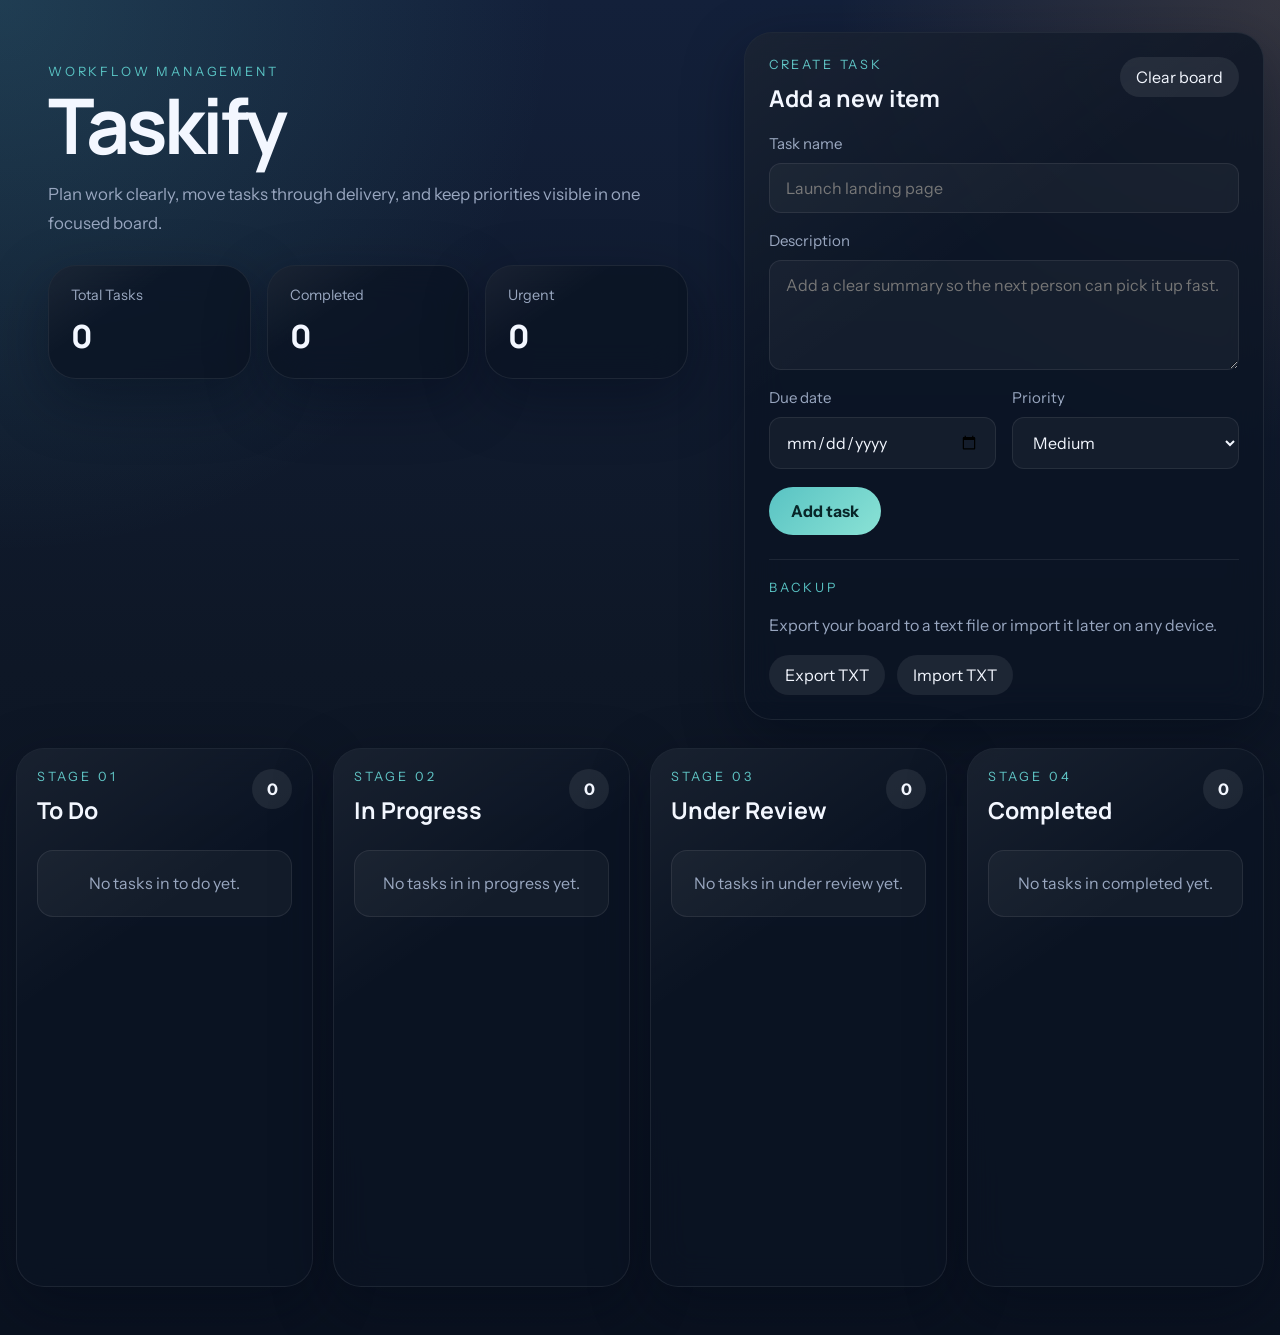
<file: index.html>
<!DOCTYPE html>
<html lang="en">
<head>
    <meta charset="UTF-8">
    <meta name="viewport" content="width=device-width, initial-scale=1.0">
    <title>Taskify | Workflow Dashboard</title>
    <meta
        name="description"
        content="Taskify is a lightweight workflow dashboard for organizing tasks across the delivery pipeline."
    >
    <link rel="preconnect" href="https://fonts.googleapis.com">
    <link rel="preconnect" href="https://fonts.gstatic.com" crossorigin>
    <link
        href="https://fonts.googleapis.com/css2?family=Instrument+Sans:wght@400;500;600;700&family=Manrope:wght@500;700;800&display=swap"
        rel="stylesheet"
    >
    <link rel="stylesheet" href="style.css">
</head>
<body>
    <div class="app-shell">
        <header class="hero">
            <div class="hero__copy">
                <p class="eyebrow">Workflow Management</p>
                <h1>Taskify</h1>
                <p class="hero__text">
                    Plan work clearly, move tasks through delivery, and keep priorities visible in one focused board.
                </p>
                <div class="hero__metrics">
                    <article class="metric-card">
                        <span class="metric-card__label">Total Tasks</span>
                        <strong class="metric-card__value" id="totalTasks">0</strong>
                    </article>
                    <article class="metric-card">
                        <span class="metric-card__label">Completed</span>
                        <strong class="metric-card__value" id="completedTasks">0</strong>
                    </article>
                    <article class="metric-card">
                        <span class="metric-card__label">Urgent</span>
                        <strong class="metric-card__value" id="urgentTasks">0</strong>
                    </article>
                </div>
            </div>

            <section class="panel composer" aria-labelledby="composerTitle">
                <div class="panel__header">
                    <div>
                        <p class="panel__eyebrow">Create Task</p>
                        <h2 id="composerTitle">Add a new item</h2>
                    </div>
                    <button class="ghost-button" id="clearAllBtn" type="button">Clear board</button>
                </div>

                <form id="taskForm" class="task-form">
                    <label class="field">
                        <span>Task name</span>
                        <input id="taskTitle" name="title" type="text" maxlength="80" placeholder="Launch landing page" required>
                    </label>

                    <label class="field">
                        <span>Description</span>
                        <textarea
                            id="taskDescription"
                            name="description"
                            rows="4"
                            maxlength="240"
                            placeholder="Add a clear summary so the next person can pick it up fast."
                        ></textarea>
                    </label>

                    <div class="task-form__row">
                        <label class="field">
                            <span>Due date</span>
                            <input id="taskDueDate" name="dueDate" type="date">
                        </label>

                        <label class="field">
                            <span>Priority</span>
                            <select id="taskPriority" name="priority">
                                <option value="urgent">Urgent</option>
                                <option value="high">High</option>
                                <option value="medium" selected>Medium</option>
                                <option value="low">Low</option>
                            </select>
                        </label>
                    </div>

                    <button class="primary-button" type="submit">Add task</button>
                </form>

                <div class="data-tools">
                    <div class="data-tools__copy">
                        <p class="panel__eyebrow">Backup</p>
                        <p class="data-tools__text">Export your board to a text file or import it later on any device.</p>
                    </div>
                    <div class="data-tools__actions">
                        <button class="ghost-button" id="exportTasksBtn" type="button">Export TXT</button>
                        <label class="ghost-button data-tools__import" for="importTasksFile">Import TXT</label>
                        <input id="importTasksFile" type="file" accept=".txt,application/json,text/plain">
                    </div>
                </div>
            </section>
        </header>

        <main class="board" aria-label="Task workflow board">
            <section class="column panel" data-status="todo">
                <header class="column__header">
                    <div>
                        <p class="column__eyebrow">Stage 01</p>
                        <h2>To Do</h2>
                    </div>
                    <span class="column__count" data-count="todo">0</span>
                </header>
                <div class="column__dropzone" id="todoColumn" aria-label="To do tasks"></div>
            </section>

            <section class="column panel" data-status="in-progress">
                <header class="column__header">
                    <div>
                        <p class="column__eyebrow">Stage 02</p>
                        <h2>In Progress</h2>
                    </div>
                    <span class="column__count" data-count="in-progress">0</span>
                </header>
                <div class="column__dropzone" id="progressColumn" aria-label="In progress tasks"></div>
            </section>

            <section class="column panel" data-status="review">
                <header class="column__header">
                    <div>
                        <p class="column__eyebrow">Stage 03</p>
                        <h2>Under Review</h2>
                    </div>
                    <span class="column__count" data-count="review">0</span>
                </header>
                <div class="column__dropzone" id="reviewColumn" aria-label="Under review tasks"></div>
            </section>

            <section class="column panel" data-status="done">
                <header class="column__header">
                    <div>
                        <p class="column__eyebrow">Stage 04</p>
                        <h2>Completed</h2>
                    </div>
                    <span class="column__count" data-count="done">0</span>
                </header>
                <div class="column__dropzone" id="doneColumn" aria-label="Completed tasks"></div>
            </section>
        </main>
    </div>

    <template id="taskCardTemplate">
        <article class="task-card" draggable="true">
            <div class="task-card__top">
                <span class="task-card__priority"></span>
                <button class="task-card__delete" type="button" aria-label="Delete task">Delete</button>
            </div>
            <h3 class="task-card__title"></h3>
            <p class="task-card__description"></p>
            <div class="task-card__meta">
                <span class="task-card__date"></span>
                <span class="task-card__status"></span>
            </div>
        </article>
    </template>

    <script src="app.js"></script>
</body>
</html>
</file>
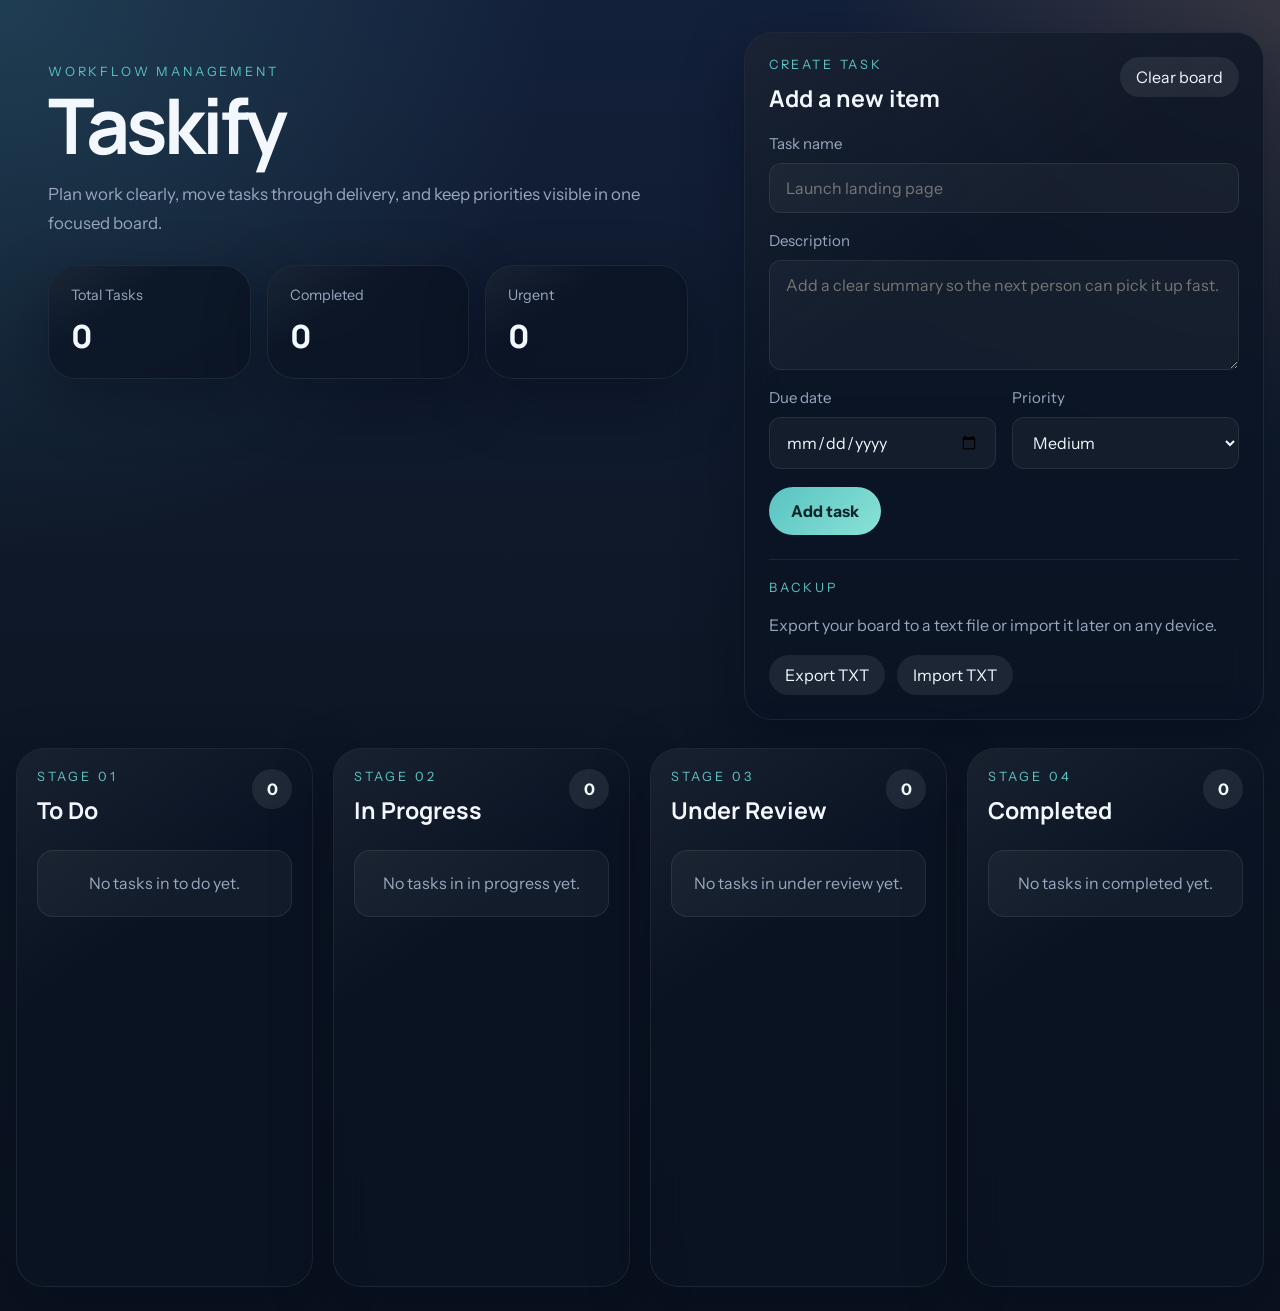
<file: taskify.html>
<!DOCTYPE html>
<html lang="en">
<head>
    <meta charset="UTF-8">
    <meta http-equiv="refresh" content="0; url=index.html">
    <meta name="viewport" content="width=device-width, initial-scale=1.0">
    <title>Taskify</title>
</head>
<body>
    <p>Redirecting to <a href="index.html">Taskify</a>...</p>
</body>
</html>
</file>
<file: style.css>
:root {
    --bg: #0e1726;
    --bg-accent: #16233a;
    --panel: rgba(11, 20, 35, 0.78);
    --panel-border: rgba(255, 255, 255, 0.08);
    --panel-shadow: 0 20px 60px rgba(3, 8, 20, 0.38);
    --text: #f3f7ff;
    --muted: #98a6bf;
    --line: rgba(255, 255, 255, 0.08);
    --primary: #59c3c3;
    --primary-strong: #2ea3a3;
    --danger: #ff6b6b;
    --warning: #f7b267;
    --success: #7bd389;
    --low: #7f8ea3;
    --radius-xl: 28px;
    --radius-lg: 22px;
    --radius-md: 16px;
    --radius-sm: 12px;
}

* {
    box-sizing: border-box;
}

html {
    scroll-behavior: smooth;
}

body {
    margin: 0;
    min-height: 100vh;
    font-family: "Instrument Sans", sans-serif;
    color: var(--text);
    background:
        radial-gradient(circle at top left, rgba(89, 195, 195, 0.18), transparent 30%),
        radial-gradient(circle at top right, rgba(247, 178, 103, 0.15), transparent 24%),
        linear-gradient(180deg, #13203a 0%, #0e1726 50%, #0a1220 100%);
}

button,
input,
select,
textarea {
    font: inherit;
}

button {
    cursor: pointer;
}

.app-shell {
    width: min(1440px, calc(100% - 32px));
    margin: 0 auto;
    padding: 32px 0 48px;
}

.hero {
    display: grid;
    grid-template-columns: minmax(0, 1.15fr) minmax(360px, 0.85fr);
    gap: 24px;
    align-items: stretch;
}

.hero__copy {
    padding: 32px;
}

.eyebrow,
.panel__eyebrow,
.column__eyebrow {
    margin: 0 0 10px;
    font-size: 0.8rem;
    text-transform: uppercase;
    letter-spacing: 0.22em;
    color: var(--primary);
}

.hero h1 {
    margin: 0;
    font-family: "Manrope", sans-serif;
    font-size: clamp(3rem, 6vw, 5.25rem);
    line-height: 0.95;
    letter-spacing: -0.05em;
}

.hero__text {
    max-width: 640px;
    margin: 18px 0 0;
    font-size: 1.05rem;
    line-height: 1.7;
    color: var(--muted);
}

.hero__metrics {
    display: grid;
    grid-template-columns: repeat(3, minmax(0, 1fr));
    gap: 16px;
    margin-top: 28px;
}

.metric-card,
.panel {
    position: relative;
    overflow: hidden;
    border: 1px solid var(--panel-border);
    border-radius: var(--radius-xl);
    background: var(--panel);
    box-shadow: var(--panel-shadow);
    backdrop-filter: blur(18px);
}

.metric-card {
    padding: 20px 22px;
}

.metric-card::before,
.panel::before {
    content: "";
    position: absolute;
    inset: 0;
    background: linear-gradient(145deg, rgba(255, 255, 255, 0.06), transparent 36%);
    pointer-events: none;
}

.metric-card__label {
    display: block;
    color: var(--muted);
    font-size: 0.9rem;
}

.metric-card__value {
    display: block;
    margin-top: 10px;
    font-family: "Manrope", sans-serif;
    font-size: 2rem;
    font-weight: 800;
}

.composer {
    padding: 24px;
}

.panel__header,
.column__header {
    display: flex;
    align-items: flex-start;
    justify-content: space-between;
    gap: 16px;
}

.panel__header h2,
.column__header h2 {
    margin: 0;
    font-family: "Manrope", sans-serif;
    font-size: 1.45rem;
}

.ghost-button,
.primary-button {
    border: 0;
    border-radius: 999px;
    transition: transform 180ms ease, background-color 180ms ease, opacity 180ms ease;
}

.ghost-button {
    padding: 10px 16px;
    color: var(--text);
    background: rgba(255, 255, 255, 0.08);
}

.ghost-button:hover,
.primary-button:hover {
    transform: translateY(-1px);
}

.task-form {
    display: grid;
    gap: 18px;
    margin-top: 20px;
}

.data-tools {
    display: grid;
    gap: 16px;
    margin-top: 24px;
    padding-top: 20px;
    border-top: 1px solid var(--line);
}

.data-tools__copy {
    display: grid;
    gap: 8px;
}

.data-tools__text {
    margin: 0;
    color: var(--muted);
    line-height: 1.6;
}

.data-tools__actions {
    display: flex;
    flex-wrap: wrap;
    gap: 12px;
}

.data-tools__import {
    display: inline-flex;
    align-items: center;
    justify-content: center;
}

.data-tools input[type="file"] {
    display: none;
}

.task-form__row {
    display: grid;
    grid-template-columns: repeat(2, minmax(0, 1fr));
    gap: 16px;
}

.field {
    display: grid;
    gap: 10px;
}

.field span {
    font-size: 0.94rem;
    color: var(--muted);
}

.field input,
.field select,
.field textarea {
    width: 100%;
    border: 1px solid rgba(255, 255, 255, 0.08);
    border-radius: var(--radius-sm);
    padding: 14px 16px;
    color: var(--text);
    background: rgba(255, 255, 255, 0.04);
    outline: none;
    transition: border-color 180ms ease, box-shadow 180ms ease, background-color 180ms ease;
}

.field textarea {
    resize: vertical;
    min-height: 110px;
}

.field input:focus,
.field select:focus,
.field textarea:focus {
    border-color: rgba(89, 195, 195, 0.65);
    box-shadow: 0 0 0 4px rgba(89, 195, 195, 0.12);
    background: rgba(255, 255, 255, 0.06);
}

.primary-button {
    justify-self: start;
    padding: 14px 22px;
    font-weight: 700;
    color: #082629;
    background: linear-gradient(135deg, var(--primary) 0%, #8ae2d5 100%);
}

.board {
    display: grid;
    grid-template-columns: repeat(4, minmax(0, 1fr));
    gap: 20px;
    margin-top: 28px;
}

.column {
    padding: 20px;
    min-height: 520px;
}

.column__count {
    display: inline-flex;
    align-items: center;
    justify-content: center;
    min-width: 40px;
    height: 40px;
    border-radius: 999px;
    color: var(--text);
    background: rgba(255, 255, 255, 0.08);
    font-weight: 700;
}

.column__dropzone {
    display: grid;
    align-content: start;
    gap: 14px;
    min-height: 420px;
    margin-top: 20px;
    padding: 4px 0;
    border-radius: var(--radius-md);
    transition: background-color 180ms ease, outline-color 180ms ease;
}

.column__dropzone.is-active {
    outline: 2px dashed rgba(89, 195, 195, 0.55);
    outline-offset: 8px;
    background: rgba(89, 195, 195, 0.04);
}

.task-card,
.empty-state {
    border-radius: var(--radius-md);
    border: 1px solid var(--line);
    background: rgba(255, 255, 255, 0.04);
}

.task-card {
    padding: 16px;
    display: grid;
    gap: 14px;
    cursor: grab;
    transition: transform 180ms ease, border-color 180ms ease, background-color 180ms ease, box-shadow 180ms ease;
}

.task-card:hover {
    transform: translateY(-2px);
    border-color: rgba(255, 255, 255, 0.14);
    background: rgba(255, 255, 255, 0.06);
    box-shadow: 0 14px 28px rgba(6, 12, 26, 0.22);
}

.task-card:active {
    cursor: grabbing;
}

.task-card__top,
.task-card__meta {
    display: flex;
    align-items: center;
    justify-content: space-between;
    gap: 12px;
}

.task-card__priority,
.task-card__date,
.task-card__status {
    display: inline-flex;
    align-items: center;
    border-radius: 999px;
    padding: 7px 10px;
    font-size: 0.78rem;
    font-weight: 700;
    letter-spacing: 0.02em;
}

.task-card__priority[data-priority="urgent"] {
    background: rgba(255, 107, 107, 0.18);
    color: #ffc4c4;
}

.task-card__priority[data-priority="high"] {
    background: rgba(247, 178, 103, 0.18);
    color: #ffd9ac;
}

.task-card__priority[data-priority="medium"] {
    background: rgba(123, 211, 137, 0.18);
    color: #cbf3cf;
}

.task-card__priority[data-priority="low"] {
    background: rgba(127, 142, 163, 0.18);
    color: #dae2f0;
}

.task-card__delete {
    border: 0;
    background: transparent;
    color: var(--muted);
    font-size: 0.82rem;
    padding: 0;
}

.task-card__delete:hover {
    color: #ffd6d6;
}

.task-card__title {
    margin: 0;
    font-family: "Manrope", sans-serif;
    font-size: 1.08rem;
    line-height: 1.35;
}

.task-card__description {
    margin: 0;
    color: var(--muted);
    font-size: 0.95rem;
    line-height: 1.6;
}

.task-card__date,
.task-card__status {
    color: var(--muted);
    background: rgba(255, 255, 255, 0.05);
}

.empty-state {
    padding: 20px;
    color: var(--muted);
    text-align: center;
    line-height: 1.6;
}

@media (max-width: 1180px) {
    .hero {
        grid-template-columns: 1fr;
    }

    .board {
        grid-template-columns: repeat(2, minmax(0, 1fr));
    }
}

@media (max-width: 720px) {
    .app-shell {
        width: min(100% - 20px, 100%);
        padding-top: 20px;
    }

    .hero__copy,
    .composer,
    .column {
        padding: 18px;
    }

    .hero__metrics,
    .task-form__row,
    .board {
        grid-template-columns: 1fr;
    }

    .data-tools__actions {
        flex-direction: column;
    }

    .column {
        min-height: auto;
    }

    .column__dropzone {
        min-height: 200px;
    }
}
</file>
